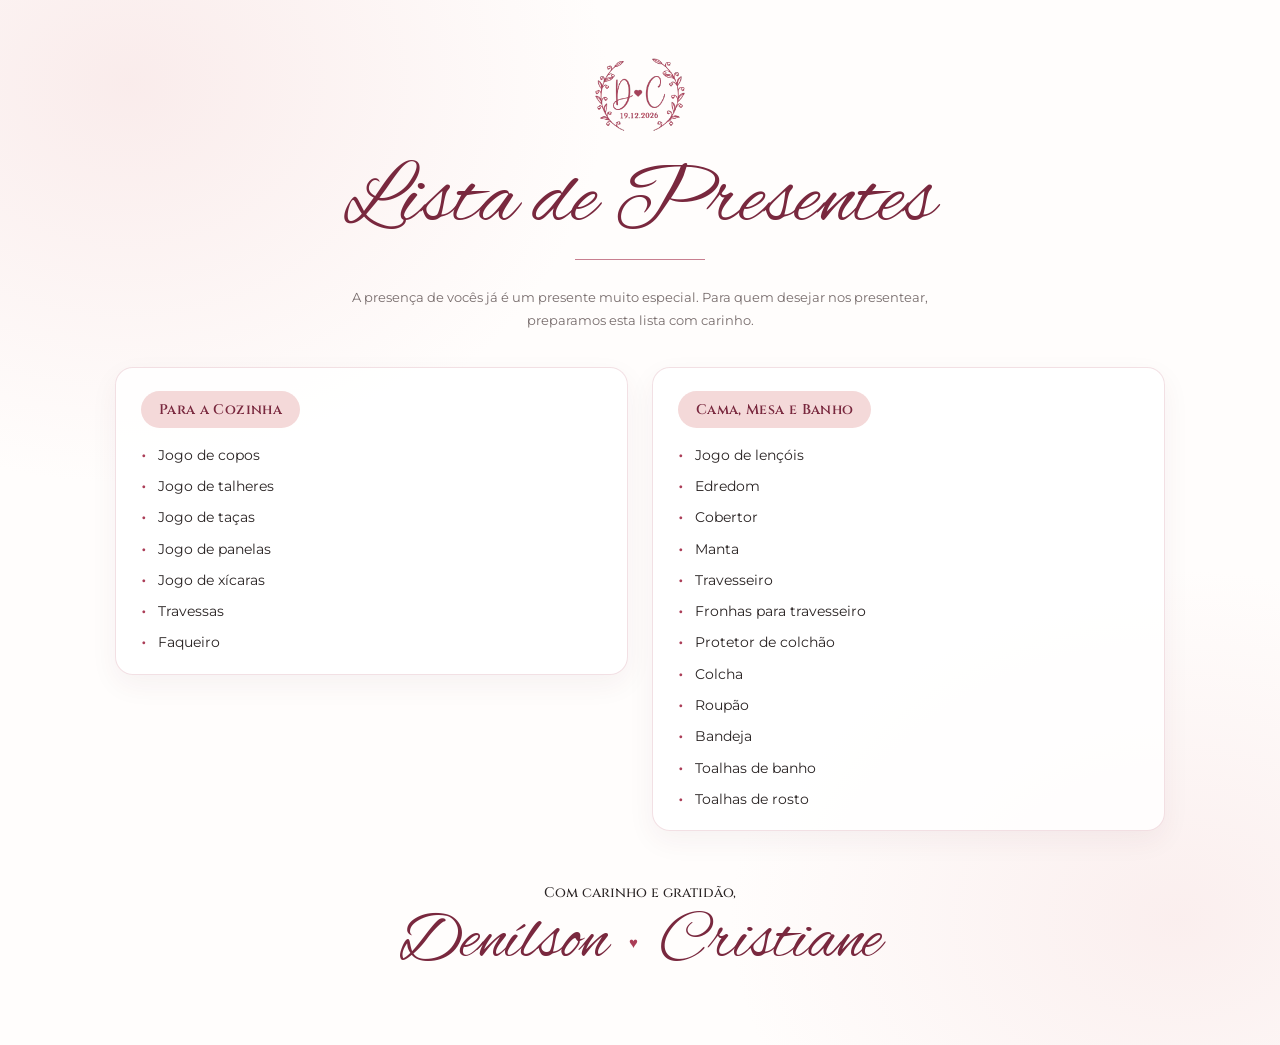
<file: presente.html>
<!doctype html>
<html lang="pt-BR">

<head>
    <meta charset="UTF-8">
    <meta name="viewport" content="width=device-width, initial-scale=1">
    <meta name="theme-color" content="#ab3d57">
    <title>Lista de Presentes | Denílson & Cristiane</title>
    <link rel="preconnect" href="https://fonts.googleapis.com">
    <link rel="preconnect" href="https://fonts.gstatic.com" crossorigin>
    <link
        href="https://fonts.googleapis.com/css2?family=Alex+Brush&family=Cinzel:wght@400;500;600&family=Montserrat:wght@300;400;500;600&display=swap"
        rel="stylesheet">
    <style>
        :root {
            --vinho: #ab3d57;
            --vinho-escuro: #79283e;
            --rosa: #f4d9d9;
            --fundo: #fffdfc;
            --texto: #292323;
            --suave: #786d6d
        }

        * {
            box-sizing: border-box
        }

        body {
            margin: 0;
            min-height: 100vh;
            color: var(--texto);
            background: radial-gradient(ellipse at 10% 8%, rgba(244, 217, 217, .48), transparent 30rem), radial-gradient(ellipse at 92% 88%, rgba(244, 217, 217, .4), transparent 28rem), var(--fundo);
            font-family: Montserrat, sans-serif
        }

        ::selection {
            background: var(--vinho);
            color: #fff
        }

        .pagina {
            width: min(100% - 32px, 1050px);
            margin: auto;
            padding: 58px 0 64px
        }

        .cabecalho {
            text-align: center;
            margin-bottom: 42px
        }

        .sobretitulo {
            margin: 0 0 2px;
            color: var(--vinho);
            font: 500 clamp(10px, 1.5vw, 13px) Cinzel, serif;
            letter-spacing: .28em;
            text-transform: uppercase
        }

        h1 {
            margin: 0;
            color: var(--vinho-escuro);
            font: 400 clamp(54px, 9vw, 88px)/1.05 "Alex Brush", cursive;
        }

        .titulo-lista {
            margin: 0;
            color: var(--vinho-escuro);
            font: 400 clamp(52px, 9vw, 88px)/1.05 "Alex Brush", cursive;
        }

        .subtitulo {
            margin: 4px 0 0;
            font: 500 clamp(17px, 2.5vw, 23px) Cinzel, serif;
            letter-spacing: .04em
        }

        .divisor {
            width: 130px;
            height: 1px;
            margin: 10px auto -16px;
            background: var(--vinho);
            opacity: .65
        }

        .mensagem {
            max-width: 590px;
            margin: 0 auto 34px;
            color: var(--suave);
            text-align: center;
            font-size: 13px;
            line-height: 1.8
        }

        .grade {
            display: grid;
            grid-template-columns: repeat(2, minmax(0, 1fr));
            gap: 24px;
            align-items: start
        }

        .coluna {
            display: grid;
            gap: 22px
        }

        .categoria {
            padding: 23px 25px 21px;
            background: rgba(255, 255, 255, .82);
            border: 1px solid rgba(171, 61, 87, .16);
            border-radius: 18px;
            box-shadow: 0 10px 28px rgba(91, 40, 52, .055)
        }

        .categoria h2 {
            display: inline-block;
            margin: 0 0 17px;
            padding: 9px 18px;
            border-radius: 999px;
            color: var(--vinho-escuro);
            background: var(--rosa);
            font: 600 14px Cinzel, serif;
            letter-spacing: .025em
        }

        ul {
            display: grid;
            gap: 11px;
            margin: 0;
            padding: 0;
            list-style: none
        }

        li {
            display: flex;
            align-items: flex-start;
            gap: 11px;
            font-size: 14px;
            line-height: 1.45
        }

        li:before {
            content: "•";
            color: var(--vinho);
            font-size: 19px;
            line-height: 1.05
        }

        .rodape {
            margin-top: 52px;
            text-align: center
        }

        .agradecimento {
            margin: 0 0 4px;
            font: 500 14px Cinzel, serif
        }

        .nomes {
            margin: 0;
            color: var(--vinho-escuro);
            font: 400 clamp(48px, 7vw, 68px)/1.1 "Alex Brush", cursive
        }

        .coracao {
            color: var(--vinho);
            font-size: 15px;
            vertical-align: middle;
            padding: 0 8px
        }

        @media(max-width:680px) {
            .pagina {
                padding-top: 27px
            }

            .grade {
                grid-template-columns: 1fr;
                gap: 18px
            }

            .coluna {
                gap: 18px
            }

            .categoria {
                padding: 20px 19px
            }

            .mensagem {
                margin-bottom: 27px
            }

            .rodape {
                margin-top: 38px
            }
        }

        .logo {
            display: block;
            width: 100%;
            max-width: 90px;
            margin: 0 auto 25px
        }
    </style>
</head>

<body>
    <main class="pagina">
        <header class="cabecalho">
            <img src="logo.svg" alt="Logo do Casal" class="logo" />
            <h1 class="titulo-lista">Lista de Presentes</h1>
            <div class="divisor"></div>
        </header>
        <p class="mensagem">A presença de vocês já é um presente muito especial. Para quem desejar nos presentear,
            preparamos esta lista com carinho.</p>
        <section class="grade" aria-label="Lista de presentes">
            <div class="coluna">
                <article class="categoria">
                    <h2>Para a Cozinha</h2>
                    <ul>
                        <li>Jogo de copos</li>
                        <li>Jogo de talheres</li>
                        <li>Jogo de taças</li>
                        <li>Jogo de panelas</li>
                        <li>Jogo de xícaras</li>
                        <li>Travessas</li>
                        <li>Faqueiro</li>
                    </ul>
                </article>
            </div>
            <div class="coluna">
                <article class="categoria">
                    <h2>Cama, Mesa e Banho</h2>
                    <ul>
                        <li>Jogo de lençóis</li>
                        <li>Edredom</li>
                        <li>Cobertor</li>
                        <li>Manta</li>
                        <li>Travesseiro</li>
                        <li>Fronhas para travesseiro</li>
                        <li>Protetor de colchão</li>
                        <li>Colcha</li>
                        <li>Roupão</li>
                        <li>Bandeja</li>
                        <li>Toalhas de banho</li>
                        <li>Toalhas de rosto</li>
                    </ul>
                </article>

            </div>
        </section>
        <footer class="rodape">
            <p class="agradecimento">Com carinho e gratidão,</p>
            <p class="nomes">Denílson <span class="coracao">♥</span> Cristiane</p>
        </footer>
    </main>
</body>

</html>
</file>
